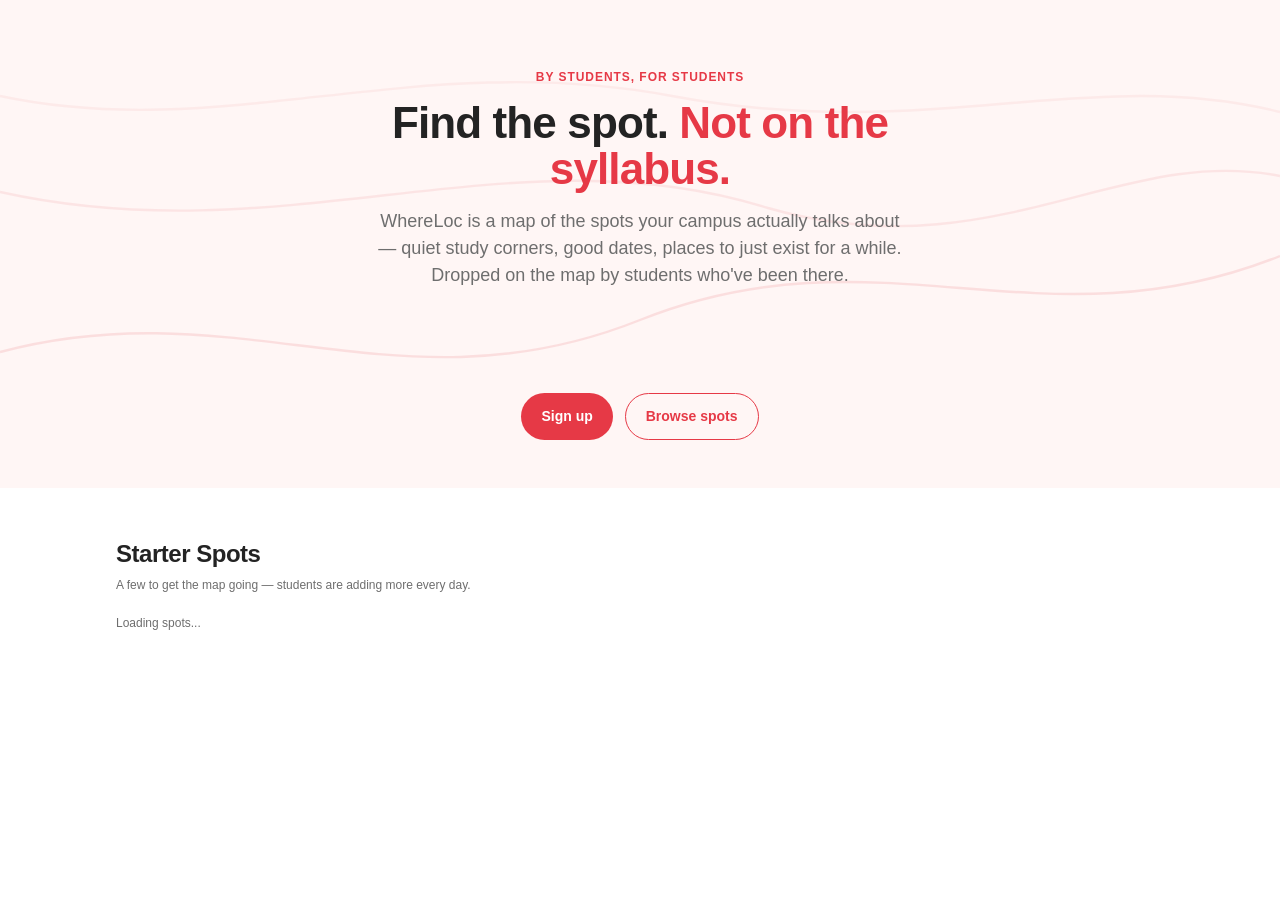
<file: index.html>
<!DOCTYPE html>
<html lang="en">
<head>
  <meta charset="UTF-8" />
  <meta name="viewport" content="width=device-width, initial-scale=1.0" />
  <title>WhereLoc — Find your spot</title>
  <link rel="stylesheet" href="theme.css" />
  <link rel="stylesheet" href="base.css" />
  <link rel="stylesheet" href="components.css" />
</head>
<body>
  <div id="navbar"></div>

  <section class="hero">
    <svg class="hero__paths" viewBox="0 0 800 300" preserveAspectRatio="none" aria-hidden="true">
      <path d="M0,220 C150,180 250,260 400,200 C550,140 650,220 800,160" stroke="#E63946" stroke-width="1.5" fill="none" opacity="0.25"/>
      <path d="M0,120 C180,160 320,80 480,130 C620,170 700,90 800,110" stroke="#E63946" stroke-width="1.5" fill="none" opacity="0.18"/>
      <path d="M0,60 C140,90 260,30 420,60 C580,90 680,40 800,70" stroke="#E63946" stroke-width="1.5" fill="none" opacity="0.12"/>
    </svg>
    <div class="container hero__content">
      <span class="eyebrow">By students, for students</span>
      <h1>Find the spot. <span class="accent">Not on the syllabus.</span></h1>
      <p class="lede">WhereLoc is a map of the spots your campus actually talks about — quiet study corners, good dates, places to just exist for a while. Dropped on the map by students who've been there.</p>
      <div class="hero__pins" aria-hidden="true">
        <div></div><div></div><div></div>
      </div>
      <div class="hero__cta">
        <a href="signup.html" class="btn btn-primary">Sign up</a>
        <a href="home.html" class="btn btn-outline">Browse spots</a>
      </div>
    </div>
  </section>

  <main class="container" style="padding:48px 16px 96px;">
    <h2 style="font-size:var(--fs-lg);margin-bottom:4px;">Starter Spots</h2>
    <p class="field-hint" style="margin-bottom:20px;">A few to get the map going — students are adding more every day.</p>
    <div class="spot-grid" id="sample-spots">
      <p class="field-hint">Loading spots...</p>
    </div>
  </main>

  <script type="module">
    import { renderNavbar } from "./components/Navbar.js";
    import { spotCardHTML, attachSpotCardEvents } from "./components/SpotCard.js";
    import { getSpots } from "./js/api.js";
    import { getCurrentUser } from "./js/auth.js";

    // Logged-in visitors land on the home feed, not the marketing page.
    getCurrentUser().then((user) => {
      if (user) location.href = "home.html";
    });

    renderNavbar(document.getElementById("navbar"));

    const grid = document.getElementById("sample-spots");
    getSpots({ limit: 6 })
      .then((spots) => {
        if (spots.length === 0) {
          grid.innerHTML = `<p class="field-hint">No spots yet — be the first to add one!</p>`;
          return;
        }
        grid.innerHTML = spots.map(spotCardHTML).join("");
        grid.querySelectorAll(".spot-card").forEach((cardEl) => {
          const spot = spots.find((s) => s.id === cardEl.dataset.spotId);
          attachSpotCardEvents(cardEl, spot);
        });
      })
      .catch(() => {
        grid.innerHTML = `<p class="field-hint">Couldn't load spots right now.</p>`;
      });
  </script>
</body>
</html>
</file>
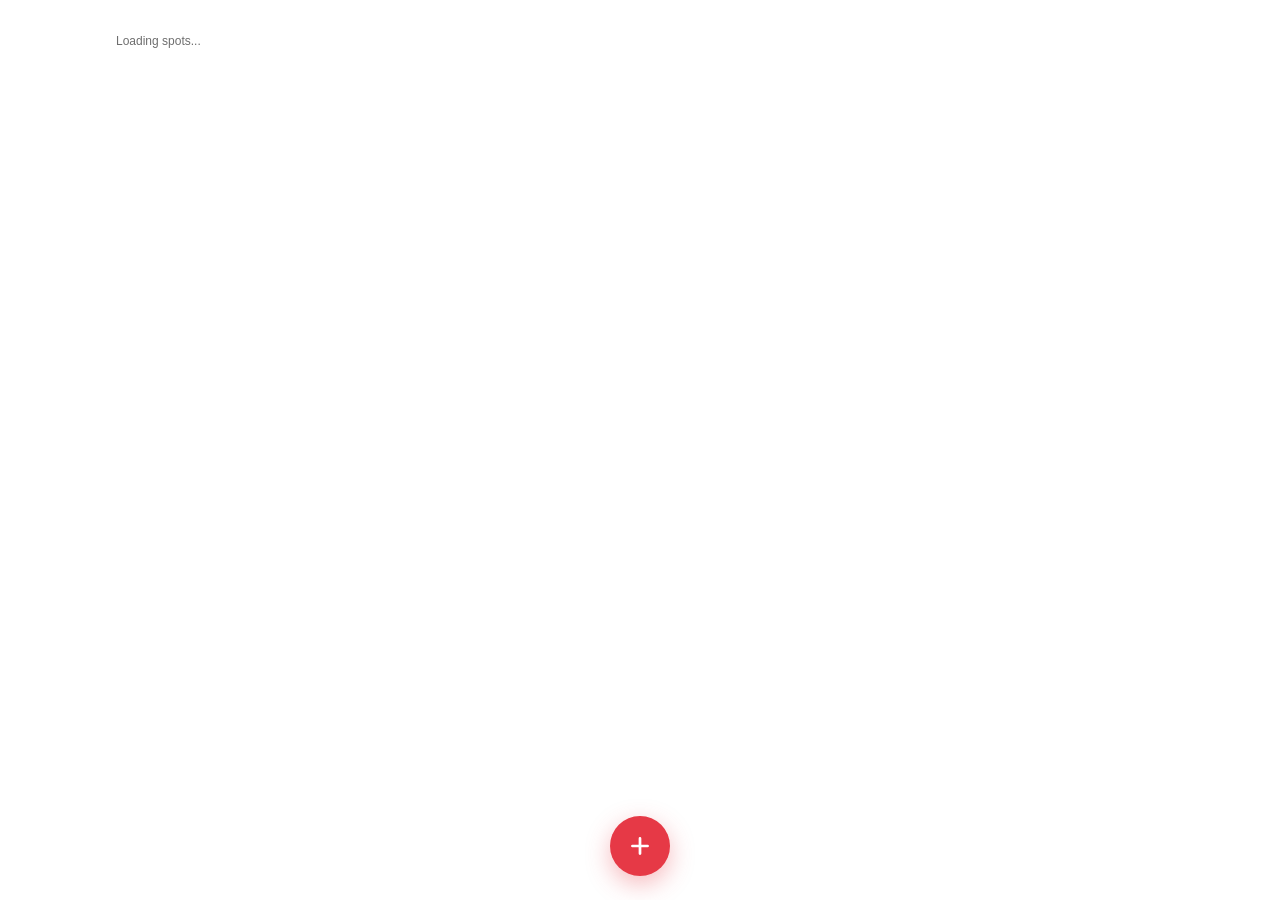
<file: home.html>
<!DOCTYPE html>
<html lang="en">
<head>
  <meta charset="UTF-8" />
  <meta name="viewport" content="width=device-width, initial-scale=1.0" />
  <title>Browse spots — WhereLoc</title>
  <link rel="stylesheet" href="theme.css" />
  <link rel="stylesheet" href="base.css" />
  <link rel="stylesheet" href="components.css" />
</head>
<body>
  <div id="navbar"></div>

  <main class="container" style="padding:20px 16px 120px;">
    <div id="search-bar" style="margin-bottom:8px;"></div>
    <div class="spot-grid" id="spot-grid" style="margin-top:12px;">
      <p class="field-hint">Loading spots...</p>
    </div>
  </main>

  <button class="fab" id="fab" aria-label="Add a spot">
    <svg width="26" height="26" viewBox="0 0 24 24" fill="none" stroke="white" stroke-width="2.5"><path d="M12 5v14M5 12h14" stroke-linecap="round"/></svg>
  </button>

  <script type="module">
    import { renderNavbar } from "./components/Navbar.js";
    import { renderSearchBar } from "./components/SearchBar.js";
    import { spotCardHTML, attachSpotCardEvents } from "./components/SpotCard.js";
    import { getSpots } from "./js/api.js";
    import { getCurrentUser } from "./js/auth.js";
    import { pinMark } from "./components/icons.js";

    renderNavbar(document.getElementById("navbar"));

    const grid = document.getElementById("spot-grid");

    async function loadSpots(filters = {}) {
      grid.innerHTML = `<p class="field-hint">Loading spots...</p>`;
      try {
        const spots = await getSpots(filters);
        if (spots.length === 0) {
          grid.innerHTML = `
            <div class="empty-state" style="grid-column:1/-1;">
              ${pinMark()}
              <p>No spots match yet. Be the first to add one nearby.</p>
            </div>`;
          return;
        }
        grid.innerHTML = spots.map(spotCardHTML).join("");
        grid.querySelectorAll(".spot-card").forEach((cardEl) => {
          const spot = spots.find((s) => s.id === cardEl.dataset.spotId);
          attachSpotCardEvents(cardEl, spot);
        });
      } catch {
        grid.innerHTML = `<p class="field-hint">Couldn't load spots right now.</p>`;
      }
    }

    renderSearchBar(document.getElementById("search-bar"), loadSpots);
    loadSpots();

    document.getElementById("fab").addEventListener("click", async () => {
      const user = await getCurrentUser();
      location.href = user ? "upload.html" : "login.html?next=upload.html";
    });
  </script>
</body>
</html>
</file>
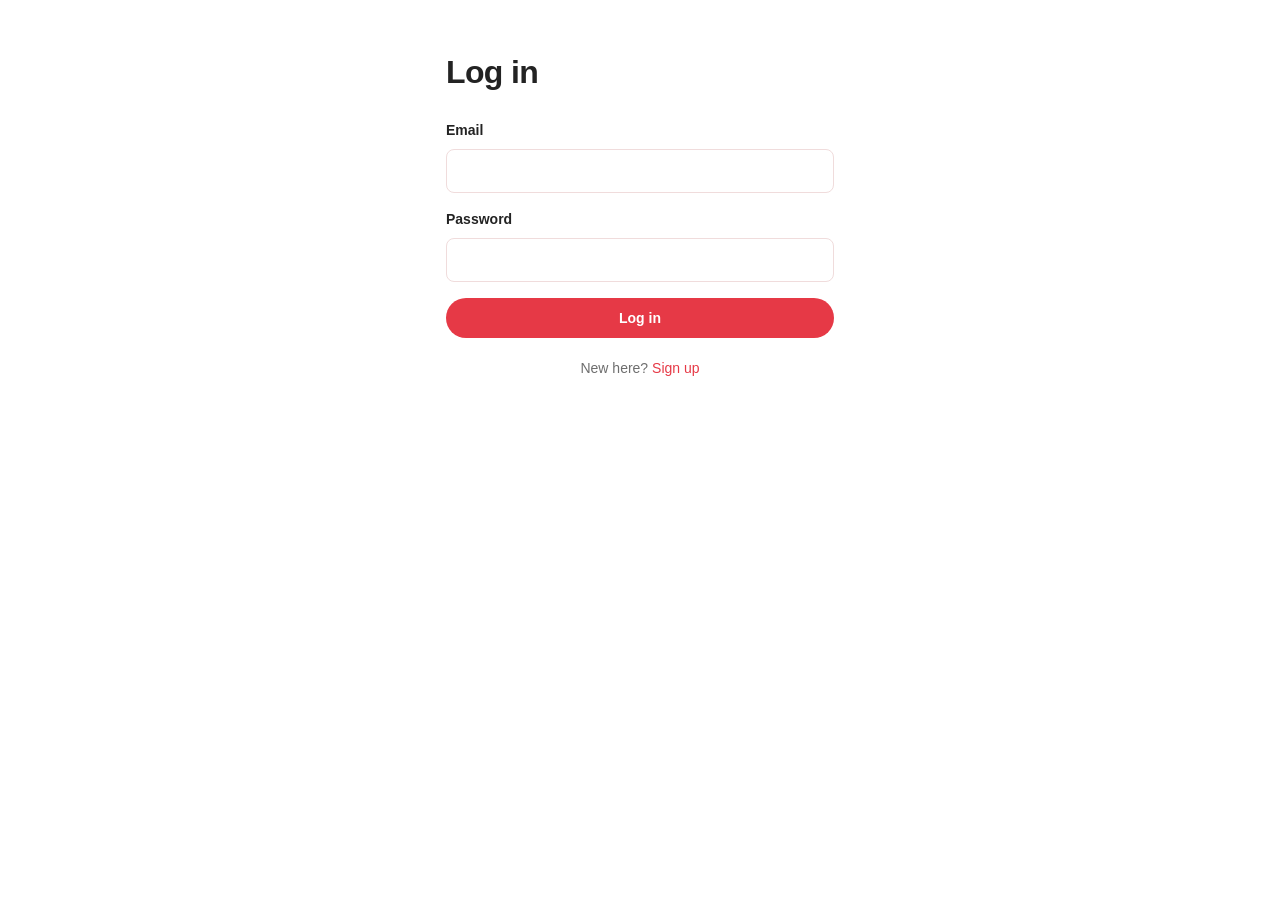
<file: login.html>
<!DOCTYPE html>
<html lang="en">
<head>
  <meta charset="UTF-8" />
  <meta name="viewport" content="width=device-width, initial-scale=1.0" />
  <title>Log in — WhereLoc</title>
  <link rel="stylesheet" href="theme.css" />
  <link rel="stylesheet" href="base.css" />
  <link rel="stylesheet" href="components.css" />
</head>
<body>
  <div id="navbar"></div>

  <main class="container" style="max-width:420px;padding:48px 16px;">
    <h1 style="font-size:var(--fs-xl);margin-bottom:24px;">Log in</h1>

    <form id="login-form">
      <div class="field">
        <label for="email">Email</label>
        <input type="email" id="email" required />
      </div>
      <div class="field">
        <label for="password">Password</label>
        <input type="password" id="password" required />
      </div>
      <div id="form-error" class="field-error" style="display:none;margin-bottom:12px;"></div>
      <button type="submit" class="btn btn-primary btn-block" id="submit-btn">Log in</button>
    </form>

    <p style="text-align:center;margin-top:20px;font-size:var(--fs-sm);color:var(--color-ink-muted);">
      New here? <a href="signup.html" style="color:var(--color-primary);">Sign up</a>
    </p>
  </main>

  <script type="module">
    import { renderNavbar } from "./components/Navbar.js";
    import { logIn, getCurrentProfile } from "./js/auth.js";

    renderNavbar(document.getElementById("navbar"));

    const form = document.getElementById("login-form");
    const errorBox = document.getElementById("form-error");

    form.addEventListener("submit", async (e) => {
      e.preventDefault();
      errorBox.style.display = "none";
      const submitBtn = document.getElementById("submit-btn");
      submitBtn.disabled = true;
      submitBtn.textContent = "Logging in...";

      try {
        const email = document.getElementById("email").value.trim();
        const password = document.getElementById("password").value;
        await logIn(email, password);

        const profile = await getCurrentProfile();
        const params = new URLSearchParams(location.search);
        const next = params.get("next");

        if (!profile) {
          location.href = "username.html";
        } else {
          location.href = next || "home.html";
        }
      } catch (err) {
        errorBox.textContent = err.message || "Couldn't log in.";
        errorBox.style.display = "block";
        submitBtn.disabled = false;
        submitBtn.textContent = "Log in";
      }
    });
  </script>
</body>
</html>
</file>
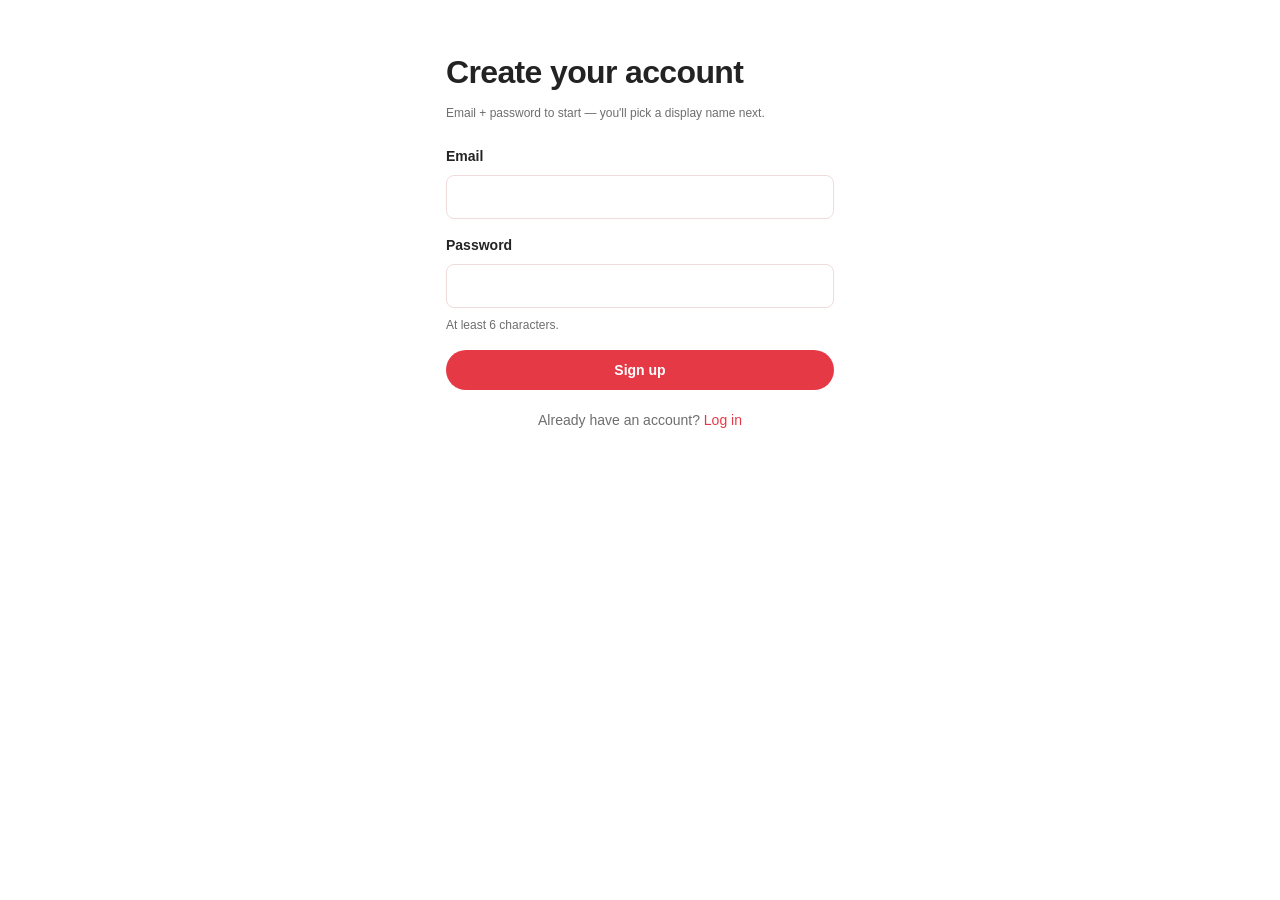
<file: signup.html>
<!DOCTYPE html>
<html lang="en">
<head>
  <meta charset="UTF-8" />
  <meta name="viewport" content="width=device-width, initial-scale=1.0" />
  <title>Sign up — WhereLoc</title>
  <link rel="stylesheet" href="theme.css" />
  <link rel="stylesheet" href="base.css" />
  <link rel="stylesheet" href="components.css" />
</head>
<body>
  <div id="navbar"></div>

  <main class="container" style="max-width:420px;padding:48px 16px;">
    <h1 style="font-size:var(--fs-xl);margin-bottom:8px;">Create your account</h1>
    <p class="field-hint" style="margin-bottom:24px;">Email + password to start — you'll pick a display name next.</p>

    <form id="signup-form">
      <div class="field">
        <label for="email">Email</label>
        <input type="email" id="email" required />
      </div>
      <div class="field">
        <label for="password">Password</label>
        <input type="password" id="password" required minlength="6" />
        <span class="field-hint">At least 6 characters.</span>
      </div>
      <div id="form-error" class="field-error" style="display:none;margin-bottom:12px;"></div>
      <div id="confirm-message" style="display:none;background:var(--color-bg-soft);padding:14px;border-radius:var(--radius-sm);margin-bottom:16px;font-size:var(--fs-sm);"></div>
      <button type="submit" class="btn btn-primary btn-block" id="submit-btn">Sign up</button>
    </form>

    <p style="text-align:center;margin-top:20px;font-size:var(--fs-sm);color:var(--color-ink-muted);">
      Already have an account? <a href="login.html" style="color:var(--color-primary);">Log in</a>
    </p>
  </main>

  <script type="module">
    import { renderNavbar } from "./components/Navbar.js";
    import { signUp } from "./js/auth.js";

    renderNavbar(document.getElementById("navbar"));

    const form = document.getElementById("signup-form");
    const errorBox = document.getElementById("form-error");
    const confirmBox = document.getElementById("confirm-message");

    form.addEventListener("submit", async (e) => {
      e.preventDefault();
      errorBox.style.display = "none";
      const submitBtn = document.getElementById("submit-btn");
      submitBtn.disabled = true;
      submitBtn.textContent = "Creating account...";

      try {
        const email = document.getElementById("email").value.trim();
        const password = document.getElementById("password").value;
        const { session } = await signUp(email, password);

        if (session) {
          // Email confirmation is off in this Supabase project — go
          // straight to username selection.
          location.href = "username.html";
        } else {
          // Email confirmation is on — they need to click the link first.
          form.style.display = "none";
          confirmBox.style.display = "block";
          confirmBox.textContent = `We sent a confirmation link to ${email}. Click it, then come back and log in.`;
        }
      } catch (err) {
        errorBox.textContent = err.message || "Something went wrong.";
        errorBox.style.display = "block";
        submitBtn.disabled = false;
        submitBtn.textContent = "Sign up";
      }
    });
  </script>
</body>
</html>
</file>
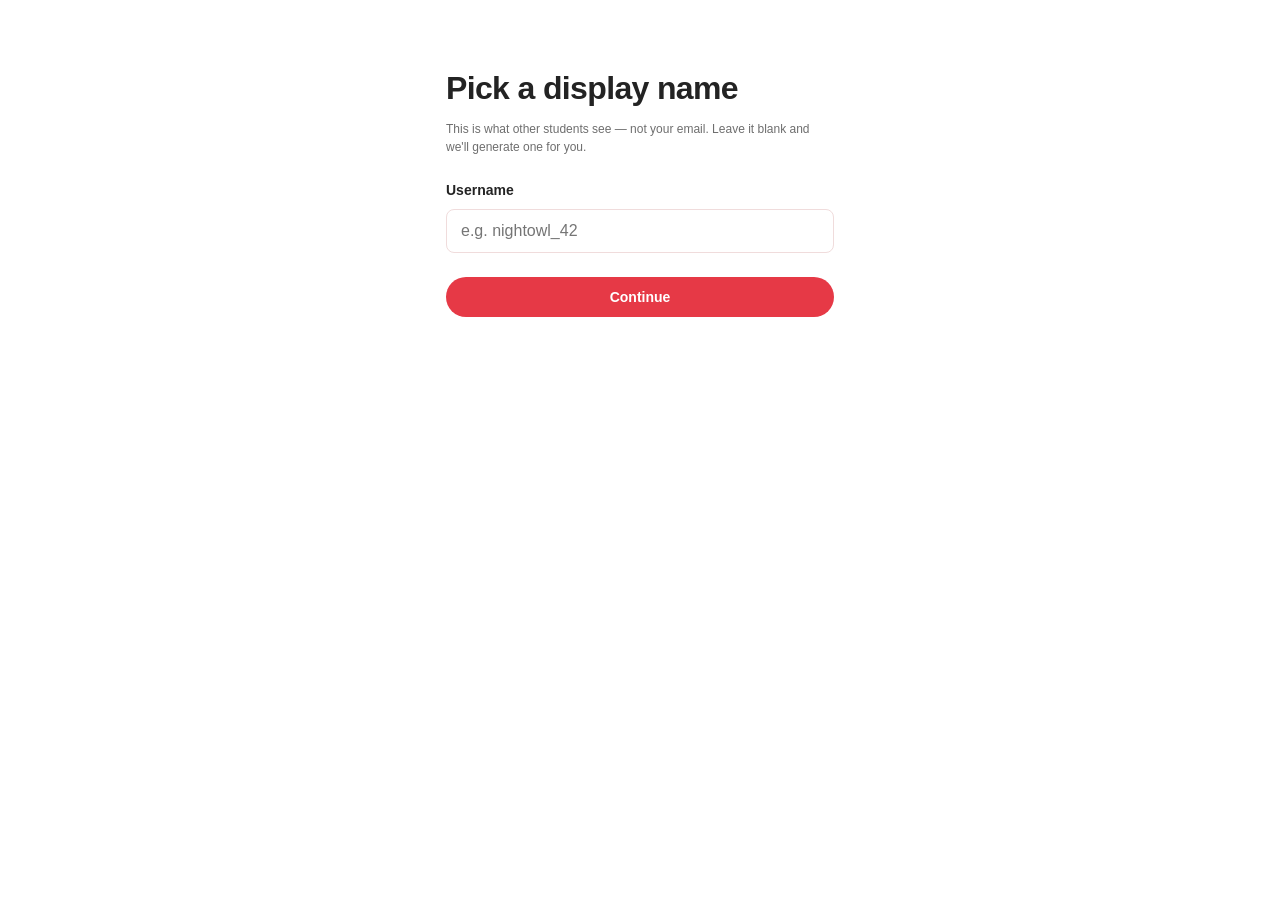
<file: username.html>
<!DOCTYPE html>
<html lang="en">
<head>
  <meta charset="UTF-8" />
  <meta name="viewport" content="width=device-width, initial-scale=1.0" />
  <title>Pick a username — WhereLoc</title>
  <link rel="stylesheet" href="theme.css" />
  <link rel="stylesheet" href="base.css" />
  <link rel="stylesheet" href="components.css" />
</head>
<body>
  <main class="container" style="max-width:420px;padding:64px 16px;">
    <h1 style="font-size:var(--fs-xl);margin-bottom:8px;">Pick a display name</h1>
    <p class="field-hint" style="margin-bottom:24px;">This is what other students see — not your email. Leave it blank and we'll generate one for you.</p>

    <div class="field">
      <label for="username">Username</label>
      <input type="text" id="username" maxlength="24" placeholder="e.g. nightowl_42" />
      <span id="status" class="field-hint"></span>
    </div>

    <button class="btn btn-primary btn-block" id="continue-btn">Continue</button>
  </main>

  <script type="module">
    import { requireAuthOrRedirect, isUsernameTaken, completeUsernameSetup, getCurrentProfile } from "./js/auth.js";

    const user = await requireAuthOrRedirect();
    if (user) {
      const existing = await getCurrentProfile();
      if (existing) location.href = "welcome.html";
    }

    const input = document.getElementById("username");
    const status = document.getElementById("status");
    const continueBtn = document.getElementById("continue-btn");

    let debounceTimer;
    let isTaken = false;

    input.addEventListener("input", () => {
      clearTimeout(debounceTimer);
      const value = input.value.trim();
      if (!value) { status.textContent = "We'll generate a random handle like Wanderer#48213."; status.style.color = ""; isTaken = false; return; }
      status.textContent = "Checking...";
      debounceTimer = setTimeout(async () => {
        try {
          isTaken = await isUsernameTaken(value);
          status.textContent = isTaken ? "That username is taken." : "Available!";
          status.style.color = isTaken ? "var(--color-danger)" : "var(--color-ink-muted)";
        } catch {
          status.textContent = "";
        }
      }, 350);
    });

    continueBtn.addEventListener("click", async () => {
      if (isTaken) return;
      continueBtn.disabled = true;
      continueBtn.textContent = "Saving...";
      try {
        await completeUsernameSetup(input.value.trim());
        location.href = "welcome.html";
      } catch (err) {
        status.textContent = err.message || "Couldn't save username.";
        status.style.color = "var(--color-danger)";
        continueBtn.disabled = false;
        continueBtn.textContent = "Continue";
      }
    });
  </script>
</body>
</html>
</file>
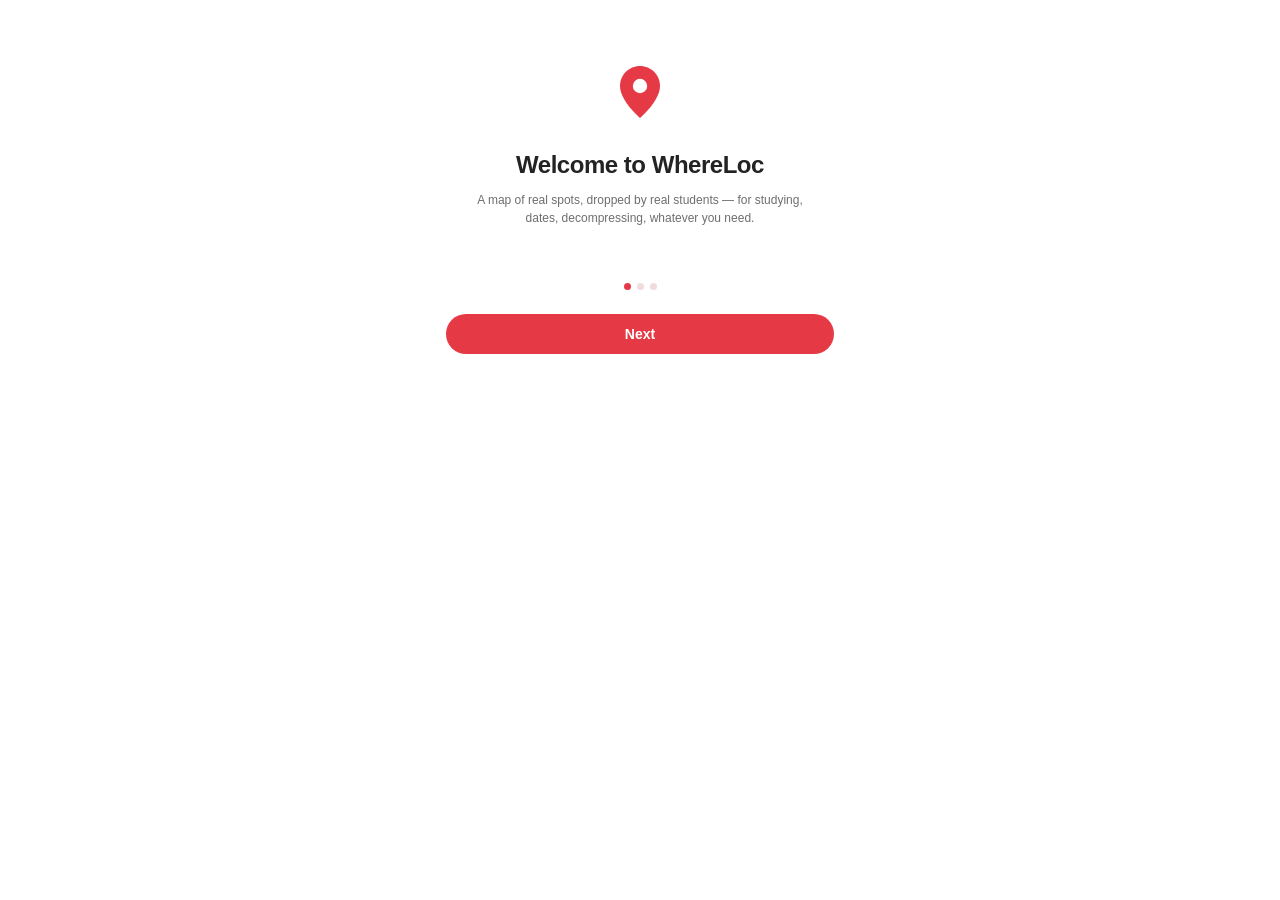
<file: welcome.html>
<!DOCTYPE html>
<html lang="en">
<head>
  <meta charset="UTF-8" />
  <meta name="viewport" content="width=device-width, initial-scale=1.0" />
  <title>Welcome — WhereLoc</title>
  <link rel="stylesheet" href="theme.css" />
  <link rel="stylesheet" href="base.css" />
  <link rel="stylesheet" href="components.css" />
  <style>
    .onboard-step { display: none; text-align: center; padding: 64px 16px 32px; }
    .onboard-step.active { display: block; }
    .onboard-icon { width: 56px; height: 56px; margin: 0 auto 20px; color: var(--color-primary); }
    .dots { display: flex; gap: 6px; justify-content: center; margin: 24px 0; }
    .dots span { width: 7px; height: 7px; border-radius: 50%; background: var(--color-border); }
    .dots span.active { background: var(--color-primary); }
  </style>
</head>
<body>
  <main class="container" style="max-width:420px;">
    <div class="onboard-step active" data-step="1">
      <svg class="onboard-icon" viewBox="0 0 24 28" fill="none" xmlns="http://www.w3.org/2000/svg"><path d="M12 1C6.477 1 2 5.477 2 11c0 7.5 10 16 10 16s10-8.5 10-16c0-5.523-4.477-10-10-10z" fill="currentColor"/><circle cx="12" cy="11" r="3.6" fill="white"/></svg>
      <h2 style="font-size:var(--fs-lg);margin-bottom:8px;">Welcome to WhereLoc</h2>
      <p class="field-hint">A map of real spots, dropped by real students — for studying, dates, decompressing, whatever you need.</p>
    </div>

    <div class="onboard-step" data-step="2">
      <svg class="onboard-icon" viewBox="0 0 24 24" fill="none" stroke="currentColor" stroke-width="2"><circle cx="11" cy="11" r="7"/><path d="M21 21l-4.3-4.3" stroke-linecap="round"/></svg>
      <h2 style="font-size:var(--fs-lg);margin-bottom:8px;">Find a spot</h2>
      <p class="field-hint">Search or filter by category and age-accessibility. Save the ones you like, and tap navigate to get walking directions.</p>
    </div>

    <div class="onboard-step" data-step="3">
      <svg class="onboard-icon" viewBox="0 0 24 24" fill="none" stroke="currentColor" stroke-width="2.5"><path d="M12 5v14M5 12h14" stroke-linecap="round"/></svg>
      <h2 style="font-size:var(--fs-lg);margin-bottom:8px;">Add your own</h2>
      <p class="field-hint">Found something good? Tap the + button, drop a pin on the map, add a few photos, and it's live for everyone.</p>
    </div>

    <div class="dots">
      <span data-dot="1" class="active"></span>
      <span data-dot="2"></span>
      <span data-dot="3"></span>
    </div>

    <button class="btn btn-primary btn-block" id="next-btn">Next</button>
  </main>

  <script type="module">
    import { requireAuthOrRedirect } from "./js/auth.js";
    await requireAuthOrRedirect();

    let step = 1;
    const steps = document.querySelectorAll(".onboard-step");
    const dots = document.querySelectorAll("[data-dot]");
    const nextBtn = document.getElementById("next-btn");

    function render() {
      steps.forEach((s) => s.classList.toggle("active", Number(s.dataset.step) === step));
      dots.forEach((d) => d.classList.toggle("active", Number(d.dataset.dot) === step));
      nextBtn.textContent = step === 3 ? "Let's go" : "Next";
    }

    nextBtn.addEventListener("click", () => {
      if (step === 3) {
        location.href = "home.html";
        return;
      }
      step++;
      render();
    });
  </script>
</body>
</html>
</file>
<file: theme.css>
/* ==========================================================================
   theme.css
   Every color, spacing, radius, and shadow value lives here ONLY.
   To re-skin WhereLoc later, this is the one file you should need to touch.
   ========================================================================== */

:root {
  /* ---- Brand colors (red + white, per brand spec) ---- */
  --color-bg:            #FFFFFF;  /* page background */
  --color-bg-soft:       #FFF6F5;  /* card / section background, warm white */
  --color-primary:       #E63946;  /* brand red */
  --color-primary-dark:  #C1121F;  /* hover / active red */
  --color-primary-soft:  #FBD9DA;  /* light red tint, badges & highlights */
  --color-ink:           #232323;  /* primary text, dark gray (not pure black) */
  --color-ink-muted:     #6E6E6E;  /* secondary text */
  --color-border:        #F0DCDC;  /* hairline borders, card edges */
  --color-white:         #FFFFFF;

  /* ---- Semantic aliases (change meaning here, not at call sites) ---- */
  --color-danger:        #C1121F;  /* report / delete actions */
  --color-focus:         #E63946;  /* keyboard focus ring */
  --color-overlay:       rgba(35, 35, 35, 0.55); /* modal backdrop */

  /* ---- Category accent dots (kept muted; red stays the loud color) ---- */
  --cat-study:  #5B6B73;
  --cat-date:   #E63946;
  --cat-relax:  #6B8F71;
  --cat-other:  #8A8A8A;

  /* ---- Typography ----
     Single system font stack, per brand spec: fast load, zero web-font
     requests, easy to swap later by editing this one line. */
  --font-base: -apple-system, BlinkMacSystemFont, "Segoe UI", Roboto,
               "Helvetica Neue", Arial, sans-serif;

  --fs-xs:   0.75rem;   /* 12px — captions, eyebrow labels */
  --fs-sm:   0.875rem;  /* 14px — secondary text */
  --fs-base: 1rem;      /* 16px — body */
  --fs-md:   1.125rem;  /* 18px — emphasized body */
  --fs-lg:   1.5rem;    /* 24px — section headings */
  --fs-xl:   2rem;      /* 32px — page headings */
  --fs-2xl:  2.75rem;   /* 44px — hero headline */

  --fw-regular:  400;
  --fw-medium:   600;
  --fw-bold:     800;

  --tracking-tight: -0.02em;
  --tracking-wide:  0.08em; /* used for uppercase eyebrow labels */

  /* ---- Spacing scale (4px base unit) ---- */
  --space-1: 4px;
  --space-2: 8px;
  --space-3: 12px;
  --space-4: 16px;
  --space-5: 24px;
  --space-6: 32px;
  --space-7: 48px;
  --space-8: 64px;

  /* ---- Radii & shadows ---- */
  --radius-sm: 8px;
  --radius-md: 14px;
  --radius-lg: 22px;
  --radius-pill: 999px;

  --shadow-card:  0 1px 2px rgba(35,35,35,0.06), 0 4px 16px rgba(35,35,35,0.06);
  --shadow-float: 0 8px 24px rgba(230,57,70,0.35);

  /* ---- Layout ---- */
  --max-width: 1080px;
  --nav-height: 64px;
  --fab-size: 60px;

  /* ---- Motion ---- */
  --ease-pin: cubic-bezier(0.34, 1.56, 0.64, 1); /* slight overshoot, "pin drop" feel */
  --duration-fast: 150ms;
  --duration-base: 240ms;
}
</file>
<file: base.css>
/* ==========================================================================
   base.css
   Reset + base element styles + small layout/utility primitives.
   Component-specific styles live in components.css, not here.
   ========================================================================== */

*, *::before, *::after { box-sizing: border-box; }

html, body {
  margin: 0;
  padding: 0;
  background: var(--color-bg);
  color: var(--color-ink);
  font-family: var(--font-base);
  font-size: var(--fs-base);
  line-height: 1.5;
  -webkit-font-smoothing: antialiased;
}

img { max-width: 100%; display: block; }

a { color: inherit; text-decoration: none; }

button, input, textarea, select {
  font-family: inherit;
  font-size: inherit;
  color: inherit;
}

button {
  cursor: pointer;
  border: none;
  background: none;
}

/* Visible keyboard focus everywhere — accessibility floor, not optional */
:focus-visible {
  outline: 2px solid var(--color-focus);
  outline-offset: 2px;
  border-radius: var(--radius-sm);
}

@media (prefers-reduced-motion: reduce) {
  *, *::before, *::after {
    animation-duration: 0.001ms !important;
    animation-iteration-count: 1 !important;
    transition-duration: 0.001ms !important;
  }
}

h1, h2, h3, p { margin: 0; }

h1, h2, h3 {
  font-weight: var(--fw-bold);
  letter-spacing: var(--tracking-tight);
}

/* ---- Layout primitives ---- */

.container {
  max-width: var(--max-width);
  margin: 0 auto;
  padding: 0 var(--space-4);
}

.eyebrow {
  display: inline-block;
  font-size: var(--fs-xs);
  font-weight: var(--fw-bold);
  letter-spacing: var(--tracking-wide);
  text-transform: uppercase;
  color: var(--color-primary);
}

.visually-hidden {
  position: absolute;
  width: 1px; height: 1px;
  overflow: hidden;
  clip: rect(0 0 0 0);
  white-space: nowrap;
}

/* ---- Buttons (shared across the whole app) ---- */

.btn {
  display: inline-flex;
  align-items: center;
  justify-content: center;
  gap: var(--space-2);
  padding: 12px 20px;
  border-radius: var(--radius-pill);
  font-weight: var(--fw-medium);
  font-size: var(--fs-sm);
  transition: transform var(--duration-fast) ease, background var(--duration-fast) ease;
  white-space: nowrap;
}
.btn:active { transform: scale(0.97); }

.btn-primary {
  background: var(--color-primary);
  color: var(--color-white);
}
.btn-primary:hover { background: var(--color-primary-dark); }

.btn-outline {
  background: transparent;
  color: var(--color-primary);
  border: 1.5px solid var(--color-primary);
}
.btn-outline:hover { background: var(--color-primary-soft); }

.btn-ghost {
  background: transparent;
  color: var(--color-ink-muted);
}
.btn-ghost:hover { color: var(--color-ink); }

.btn-block { width: 100%; }

/* ---- Form fields (shared across auth, upload, profile) ---- */

.field {
  display: flex;
  flex-direction: column;
  gap: var(--space-2);
  margin-bottom: var(--space-4);
}

.field label {
  font-size: var(--fs-sm);
  font-weight: var(--fw-medium);
  color: var(--color-ink);
}

.field input,
.field textarea,
.field select {
  padding: 12px 14px;
  border: 1.5px solid var(--color-border);
  border-radius: var(--radius-sm);
  background: var(--color-white);
}

.field input:focus,
.field textarea:focus,
.field select:focus {
  border-color: var(--color-primary);
}

.field-hint {
  font-size: var(--fs-xs);
  color: var(--color-ink-muted);
}

.field-error {
  font-size: var(--fs-xs);
  color: var(--color-danger);
}
</file>
<file: components.css>
/* ==========================================================================
   components.css
   One section per component. Section headers match /components/*.js names
   so it's easy to find the CSS for a given piece.
   ========================================================================== */

/* ---- Navbar ---- */

.navbar {
  position: sticky;
  top: 0;
  z-index: 40;
  height: var(--nav-height);
  display: flex;
  align-items: center;
  justify-content: space-between;
  background: rgba(255,255,255,0.92);
  backdrop-filter: blur(8px);
  border-bottom: 1px solid var(--color-border);
}

.navbar__brand {
  display: flex;
  align-items: center;
  gap: var(--space-2);
  font-weight: var(--fw-bold);
  font-size: var(--fs-md);
}

.navbar__brand .pin-mark { width: 22px; height: 22px; }

.navbar__actions { display: flex; align-items: center; gap: var(--space-3); }

.navbar__avatar {
  width: 34px; height: 34px;
  border-radius: 50%;
  background: var(--color-bg-soft);
  border: 1.5px solid var(--color-border);
  overflow: hidden;
}
.navbar__avatar img { width: 100%; height: 100%; object-fit: cover; }

/* ---- Pin mark (signature shape, reused as logo / FAB / map markers) ---- */

.pin-mark { color: var(--color-primary); }
.pin-mark--white { color: var(--color-white); }

/* ---- Hero (landing page) ---- */

.hero {
  position: relative;
  overflow: hidden;
  padding: var(--space-8) 0 var(--space-7);
  background: var(--color-bg-soft);
}

.hero__paths {
  position: absolute;
  inset: 0;
  opacity: 0.5;
  pointer-events: none;
}

.hero__content {
  position: relative;
  text-align: center;
  max-width: 560px;
  margin: 0 auto;
}

.hero h1 {
  font-size: var(--fs-2xl);
  line-height: 1.05;
  margin: var(--space-3) 0 var(--space-4);
}

.hero h1 .accent { color: var(--color-primary); }

.hero p.lede {
  color: var(--color-ink-muted);
  font-size: var(--fs-md);
  margin-bottom: var(--space-6);
}

.hero__pins {
  position: relative;
  height: 64px;
  margin-bottom: var(--space-2);
}

.hero__pins .pin-mark {
  position: absolute;
  width: 28px; height: 28px;
  opacity: 0;
  animation: pin-drop var(--duration-base) var(--ease-pin) forwards;
}
.hero__pins .pin-mark:nth-child(1) { left: 30%; animation-delay: 0.1s; }
.hero__pins .pin-mark:nth-child(2) { left: 48%; animation-delay: 0.3s; }
.hero__pins .pin-mark:nth-child(3) { left: 64%; animation-delay: 0.5s; }

@keyframes pin-drop {
  from { opacity: 0; transform: translateY(-18px) scale(0.6); }
  to   { opacity: 1; transform: translateY(0) scale(1); }
}

.hero__cta { display: flex; gap: var(--space-3); justify-content: center; }

/* ---- SearchBar ---- */

.search-bar {
  display: flex;
  align-items: center;
  gap: var(--space-2);
  background: var(--color-white);
  border: 1.5px solid var(--color-border);
  border-radius: var(--radius-pill);
  padding: 10px 16px;
}
.search-bar input {
  flex: 1;
  border: none;
  outline: none;
  font-size: var(--fs-base);
}
.search-bar svg { flex-shrink: 0; color: var(--color-ink-muted); }

.filter-row {
  display: flex;
  gap: var(--space-2);
  overflow-x: auto;
  padding: var(--space-3) 0;
  scrollbar-width: none;
}
.filter-row::-webkit-scrollbar { display: none; }

.chip {
  flex-shrink: 0;
  padding: 8px 16px;
  border-radius: var(--radius-pill);
  border: 1.5px solid var(--color-border);
  font-size: var(--fs-sm);
  font-weight: var(--fw-medium);
  color: var(--color-ink-muted);
  background: var(--color-white);
}
.chip[aria-pressed="true"] {
  background: var(--color-primary);
  border-color: var(--color-primary);
  color: var(--color-white);
}

/* ---- SpotCard ---- */

.spot-grid {
  display: grid;
  grid-template-columns: 1fr;
  gap: var(--space-4);
}
@media (min-width: 640px) {
  .spot-grid { grid-template-columns: repeat(2, 1fr); }
}
@media (min-width: 960px) {
  .spot-grid { grid-template-columns: repeat(3, 1fr); }
}

.spot-card {
  background: var(--color-white);
  border: 1px solid var(--color-border);
  border-radius: var(--radius-md);
  overflow: hidden;
  box-shadow: var(--shadow-card);
  transition: transform var(--duration-fast) ease;
  display: flex;
  flex-direction: column;
}
.spot-card:hover { transform: translateY(-3px); }

.spot-card__image {
  position: relative;
  aspect-ratio: 4 / 3;
  background: var(--color-bg-soft);
}
.spot-card__image img { width: 100%; height: 100%; object-fit: cover; }

.badge {
  position: absolute;
  top: var(--space-2);
  left: var(--space-2);
  padding: 4px 10px;
  border-radius: var(--radius-pill);
  font-size: var(--fs-xs);
  font-weight: var(--fw-bold);
  letter-spacing: var(--tracking-wide);
  text-transform: uppercase;
}
.badge--staff-pick {
  background: var(--color-ink);
  color: var(--color-white);
}
.badge--age {
  position: absolute;
  top: var(--space-2);
  right: var(--space-2);
  background: rgba(35,35,35,0.7);
  color: var(--color-white);
}

.spot-card__body {
  padding: var(--space-3) var(--space-4) var(--space-4);
  display: flex;
  flex-direction: column;
  gap: var(--space-2);
  flex: 1;
}

.spot-card__category {
  display: inline-flex;
  align-items: center;
  gap: 6px;
  font-size: var(--fs-xs);
  font-weight: var(--fw-bold);
  letter-spacing: var(--tracking-wide);
  text-transform: uppercase;
  color: var(--color-ink-muted);
}
.cat-dot { width: 8px; height: 8px; border-radius: 50%; flex-shrink: 0; }
.cat-dot--study { background: var(--cat-study); }
.cat-dot--date  { background: var(--cat-date); }
.cat-dot--relax { background: var(--cat-relax); }
.cat-dot--other { background: var(--cat-other); }

.spot-card__title { font-size: var(--fs-md); font-weight: var(--fw-bold); }
.spot-card__desc {
  font-size: var(--fs-sm);
  color: var(--color-ink-muted);
  display: -webkit-box;
  -webkit-line-clamp: 2;
  -webkit-box-orient: vertical;
  overflow: hidden;
}

.spot-card__footer {
  display: flex;
  align-items: center;
  justify-content: space-between;
  margin-top: auto;
}

.stars { display: inline-flex; gap: 2px; color: var(--color-primary); }

.icon-btn {
  width: 36px; height: 36px;
  display: inline-flex;
  align-items: center;
  justify-content: center;
  border-radius: 50%;
  color: var(--color-ink-muted);
  transition: background var(--duration-fast) ease, color var(--duration-fast) ease;
}
.icon-btn:hover { background: var(--color-bg-soft); color: var(--color-primary); }
.icon-btn[aria-pressed="true"] { color: var(--color-primary); }

/* ---- Floating Action Button ---- */

.fab {
  position: fixed;
  bottom: var(--space-5);
  left: 50%;
  transform: translateX(-50%);
  width: var(--fab-size);
  height: var(--fab-size);
  border-radius: 50%;
  background: var(--color-primary);
  color: var(--color-white);
  box-shadow: var(--shadow-float);
  display: flex;
  align-items: center;
  justify-content: center;
  z-index: 30;
  transition: transform var(--duration-fast) var(--ease-pin);
}
.fab:hover { transform: translateX(-50%) scale(1.06); }
.fab:active { transform: translateX(-50%) scale(0.94); }

/* ---- ProfileTabs ---- */

.tabs {
  display: flex;
  border-bottom: 1.5px solid var(--color-border);
  margin-bottom: var(--space-4);
}
.tab {
  padding: var(--space-3) var(--space-4);
  font-weight: var(--fw-medium);
  color: var(--color-ink-muted);
  border-bottom: 2px solid transparent;
  margin-bottom: -1.5px;
}
.tab[aria-selected="true"] {
  color: var(--color-primary);
  border-bottom-color: var(--color-primary);
}

/* ---- MapPicker ---- */

.map-picker {
  border-radius: var(--radius-md);
  overflow: hidden;
  border: 1.5px solid var(--color-border);
}
#map-picker-canvas { width: 100%; height: 280px; }
.map-picker__hint {
  display: flex;
  align-items: center;
  gap: var(--space-2);
  padding: var(--space-3);
  font-size: var(--fs-sm);
  color: var(--color-ink-muted);
  background: var(--color-bg-soft);
}

/* ---- UploadForm: image picker ---- */

.image-picker {
  display: grid;
  grid-template-columns: repeat(5, 1fr);
  gap: var(--space-2);
}
.image-picker__slot {
  aspect-ratio: 1;
  border-radius: var(--radius-sm);
  border: 1.5px dashed var(--color-border);
  display: flex;
  align-items: center;
  justify-content: center;
  color: var(--color-ink-muted);
  overflow: hidden;
  position: relative;
}
.image-picker__slot img { width: 100%; height: 100%; object-fit: cover; }
.image-picker__remove {
  position: absolute;
  top: 2px; right: 2px;
  width: 20px; height: 20px;
  background: rgba(35,35,35,0.7);
  color: var(--color-white);
  border-radius: 50%;
  font-size: 12px;
  display: flex; align-items: center; justify-content: center;
}

/* ---- Modal / bottom sheet (used for review, report, confirm dialogs) ---- */

.modal-backdrop {
  position: fixed;
  inset: 0;
  background: var(--color-overlay);
  display: flex;
  align-items: flex-end;
  justify-content: center;
  z-index: 50;
}
@media (min-width: 640px) {
  .modal-backdrop { align-items: center; }
}

.modal {
  background: var(--color-white);
  width: 100%;
  max-width: 480px;
  border-radius: var(--radius-lg) var(--radius-lg) 0 0;
  padding: var(--space-5);
  max-height: 86vh;
  overflow-y: auto;
}
@media (min-width: 640px) {
  .modal { border-radius: var(--radius-lg); }
}

.modal__header {
  display: flex;
  align-items: center;
  justify-content: space-between;
  margin-bottom: var(--space-4);
}

/* ---- Toast ---- */

.toast {
  position: fixed;
  bottom: calc(var(--space-5) + var(--fab-size) + var(--space-3));
  left: 50%;
  transform: translateX(-50%);
  background: var(--color-ink);
  color: var(--color-white);
  padding: 10px 18px;
  border-radius: var(--radius-pill);
  font-size: var(--fs-sm);
  z-index: 60;
  animation: toast-in var(--duration-base) ease;
}
@keyframes toast-in {
  from { opacity: 0; transform: translateX(-50%) translateY(8px); }
  to   { opacity: 1; transform: translateX(-50%) translateY(0); }
}

/* ---- Empty states ---- */

.empty-state {
  text-align: center;
  padding: var(--space-7) var(--space-4);
  color: var(--color-ink-muted);
}
.empty-state .pin-mark { width: 36px; height: 36px; margin: 0 auto var(--space-3); opacity: 0.5; }
</file>
